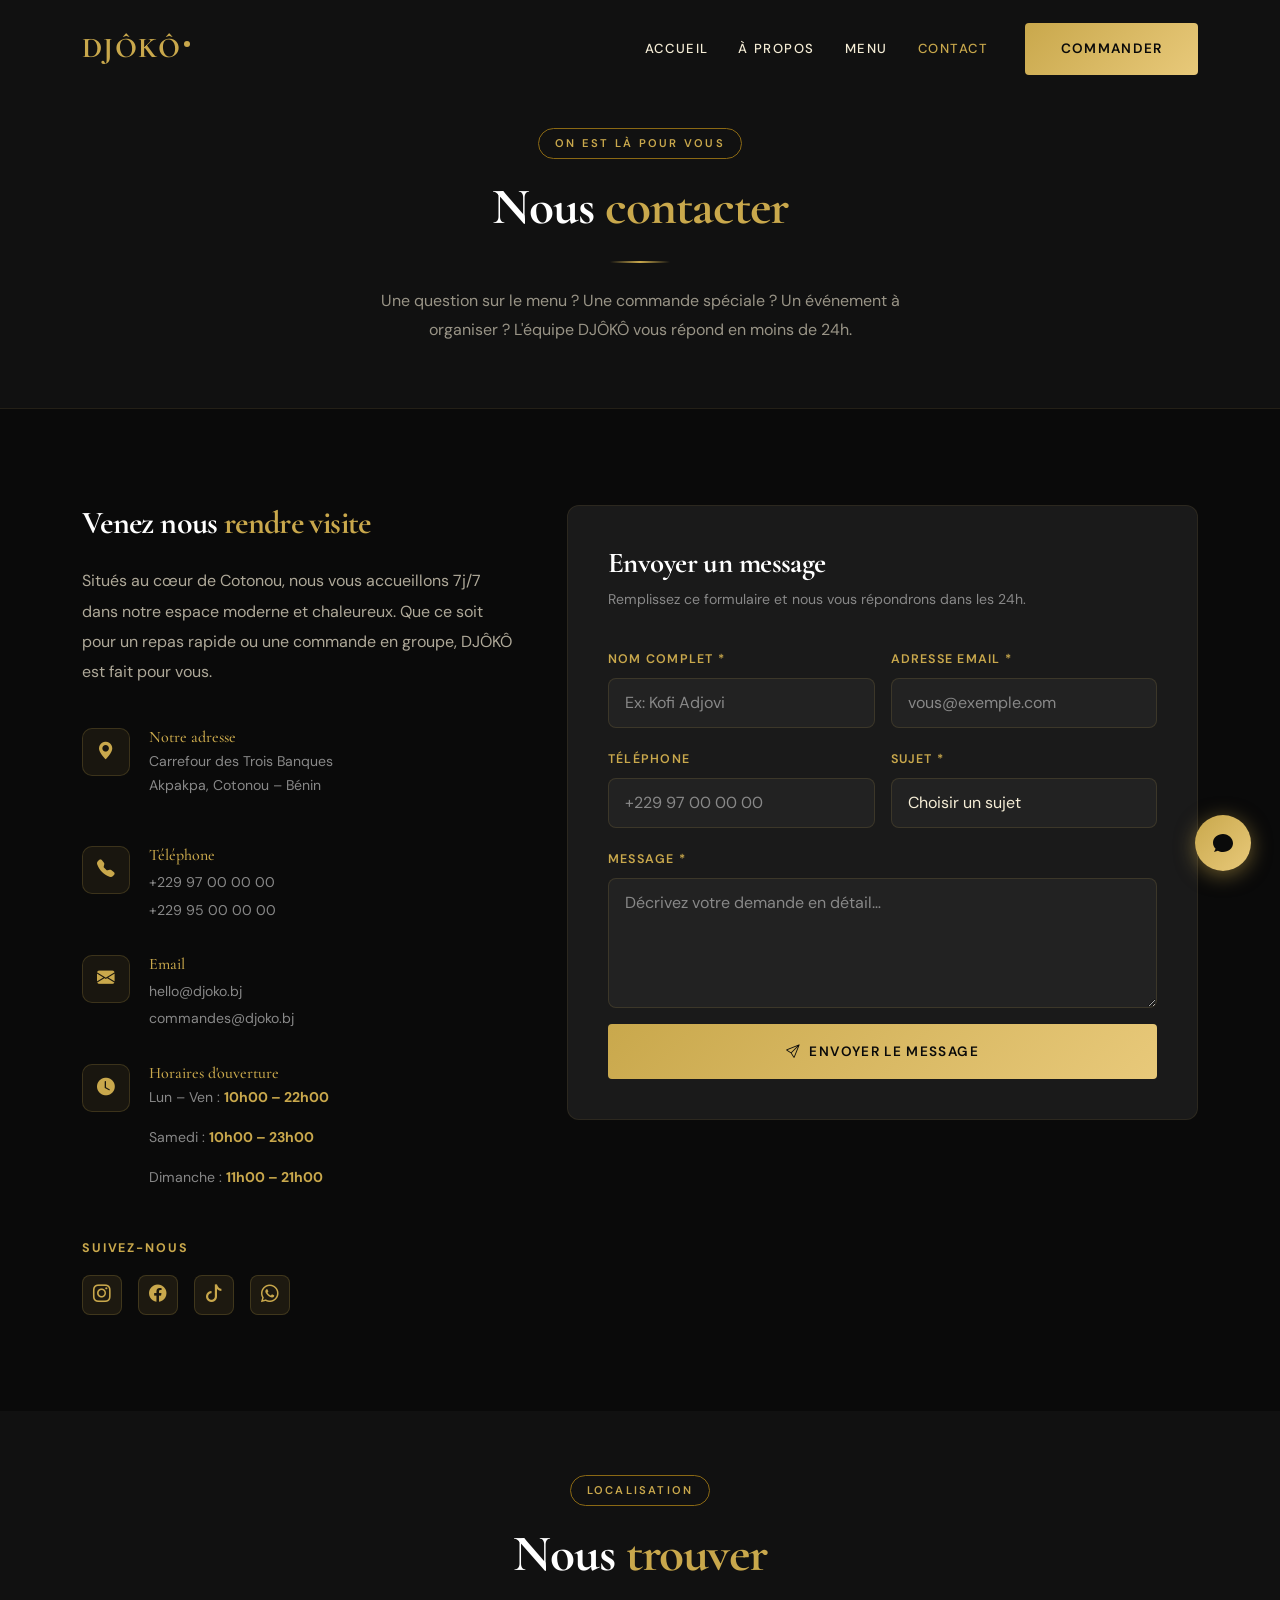
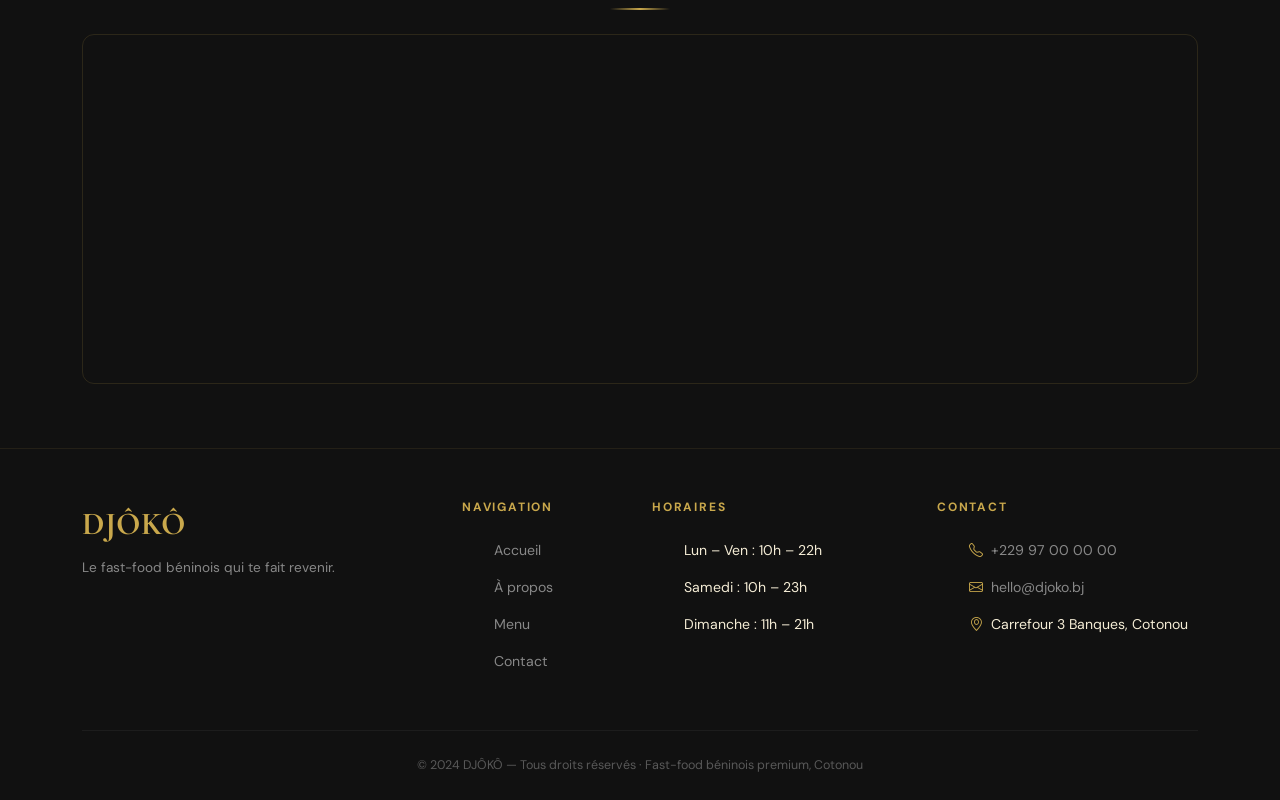
<file: contact.html>
<!DOCTYPE html>
<html lang="fr">
<head>
  <meta charset="UTF-8" />
  <meta name="viewport" content="width=device-width, initial-scale=1.0">
  <meta name="description" content="Contactez DJÔKÔ — Formulaire, adresse, téléphone et email. Fast-food béninois à Cotonou.">
  <title>Contact — DJÔKÔ</title>
  <link href="https://cdn.jsdelivr.net/npm/bootstrap@5.3.3/dist/css/bootstrap.min.css" rel="stylesheet">
  <link href="https://cdn.jsdelivr.net/npm/bootstrap-icons@1.11.3/font/bootstrap-icons.css" rel="stylesheet">
  <link rel="stylesheet" href="css/style.css">
</head>
<body>

  <!-- NAVBAR -->
  <nav id="navbar" class="navbar navbar-expand-lg scrolled">
    <div class="container">
      <a class="navbar-brand nav-brand" href="index.html">DJÔKÔ<span></span></a>
      <button class="navbar-toggler" type="button" data-bs-toggle="collapse" data-bs-target="#navMenu">
        <span class="navbar-toggler-icon"></span>
      </button>
      <div class="collapse navbar-collapse" id="navMenu">
        <ul class="navbar-nav ms-auto gap-1">
          <li class="nav-item"><a class="nav-link" href="index.html">Accueil</a></li>
          <li class="nav-item"><a class="nav-link" href="apropos.html">À propos</a></li>
          <li class="nav-item"><a class="nav-link" href="menu.html">Menu</a></li>
          <li class="nav-item"><a class="nav-link active" href="contact.html" style="color:var(--or)!important">Contact</a></li>
        </ul>
        <a href="menu.html" class="btn-or ms-lg-4 ms-2 mt-2 mt-lg-0">Commander</a>
      </div>
    </div>
  </nav>

  <!-- PAGE HEADER -->
  <div style="background:var(--noir-2); padding: 8rem 0 4rem; border-bottom: 1px solid rgba(201,168,76,0.1);">
    <div class="container text-center">
      <span class="section-badge">On est là pour vous</span>
      <h1 class="section-title">Nous <span class="accent">contacter</span></h1>
      <div class="divider-or"></div>
      <p class="section-intro">
        Une question sur le menu ? Une commande spéciale ? Un événement à organiser ?
        L'équipe DJÔKÔ vous répond en moins de 24h.
      </p>
    </div>
  </div>

  <!-- CONTACT PRINCIPAL -->
  <section id="contact">
    <div class="container">
      <div class="row g-5">

        <!-- Infos de contact -->
        <div class="col-lg-5 reveal">

          <h2 class="section-title mb-4" style="font-size:2rem;">
            Venez nous <span class="accent">rendre visite</span>
          </h2>

          <p style="color:rgba(245,237,214,.7); line-height:1.9; margin-bottom:2.5rem;">
            Situés au cœur de Cotonou, nous vous accueillons 7j/7 dans notre espace
            moderne et chaleureux. Que ce soit pour un repas rapide ou une commande en groupe,
            DJÔKÔ est fait pour vous.
          </p>

          <!-- Adresse -->
          <div class="contact-info-item">
            <div class="contact-icon">
              <i class="bi bi-geo-alt-fill"></i>
            </div>
            <div class="contact-info-text">
              <h6>Notre adresse</h6>
              <p>Carrefour des Trois Banques<br />Akpakpa, Cotonou – Bénin</p>
            </div>
          </div>

          <!-- Téléphone -->
          <div class="contact-info-item">
            <div class="contact-icon">
              <i class="bi bi-telephone-fill"></i>
            </div>
            <div class="contact-info-text">
              <h6>Téléphone</h6>
              <a href="tel:+22997000000">+229 97 00 00 00</a><br/>
              <a href="tel:+22995000000">+229 95 00 00 00</a>
            </div>
          </div>

          <!-- Email -->
          <div class="contact-info-item">
            <div class="contact-icon">
              <i class="bi bi-envelope-fill"></i>
            </div>
            <div class="contact-info-text">
              <h6>Email</h6>
              <a href="mailto:hello@djoko.bj">hello@djoko.bj</a><br/>
              <a href="mailto:commandes@djoko.bj">commandes@djoko.bj</a>
            </div>
          </div>

          <!-- Horaires -->
          <div class="contact-info-item">
            <div class="contact-icon">
              <i class="bi bi-clock-fill"></i>
            </div>
            <div class="contact-info-text">
              <h6>Horaires d'ouverture</h6>
              <p>Lun – Ven : <strong style="color:var(--or)">10h00 – 22h00</strong></p>
              <p>Samedi : <strong style="color:var(--or)">10h00 – 23h00</strong></p>
              <p>Dimanche : <strong style="color:var(--or)">11h00 – 21h00</strong></p>
            </div>
          </div>

          <!-- Réseaux sociaux -->
          <div class="mt-4">
            <p style="font-size:.78rem; font-weight:700; letter-spacing:.15em; text-transform:uppercase; color:var(--or); margin-bottom:1rem;">
              Suivez-nous
            </p>
            <div class="d-flex gap-3">
              <a href="#" style="width:40px; height:40px; background:rgba(201,168,76,.1); border:1px solid rgba(201,168,76,.2); border-radius:8px; display:flex; align-items:center; justify-content:center; color:var(--or); font-size:1.1rem; transition:var(--transition);"
                 onmouseover="this.style.background='rgba(201,168,76,.2)'" onmouseout="this.style.background='rgba(201,168,76,.1)'">
                <i class="bi bi-instagram"></i>
              </a>
              <a href="#" style="width:40px; height:40px; background:rgba(201,168,76,.1); border:1px solid rgba(201,168,76,.2); border-radius:8px; display:flex; align-items:center; justify-content:center; color:var(--or); font-size:1.1rem; transition:var(--transition);"
                 onmouseover="this.style.background='rgba(201,168,76,.2)'" onmouseout="this.style.background='rgba(201,168,76,.1)'">
                <i class="bi bi-facebook"></i>
              </a>
              <a href="#" style="width:40px; height:40px; background:rgba(201,168,76,.1); border:1px solid rgba(201,168,76,.2); border-radius:8px; display:flex; align-items:center; justify-content:center; color:var(--or); font-size:1.1rem; transition:var(--transition);"
                 onmouseover="this.style.background='rgba(201,168,76,.2)'" onmouseout="this.style.background='rgba(201,168,76,.1)'">
                <i class="bi bi-tiktok"></i>
              </a>
              <a href="#" style="width:40px; height:40px; background:rgba(201,168,76,.1); border:1px solid rgba(201,168,76,.2); border-radius:8px; display:flex; align-items:center; justify-content:center; color:var(--or); font-size:1.1rem; transition:var(--transition);"
                 onmouseover="this.style.background='rgba(201,168,76,.2)'" onmouseout="this.style.background='rgba(201,168,76,.1)'">
                <i class="bi bi-whatsapp"></i>
              </a>
            </div>
          </div>
        </div>

        <!-- Formulaire -->
        <div class="col-lg-7 reveal" data-delay="150">
          <div class="form-box">

            <h3 style="font-family:'Cormorant Garamond',serif; font-size:1.8rem; color:var(--blanc); margin-bottom:.5rem;">
              Envoyer un message
            </h3>
            <p style="font-size:.88rem; color:var(--gris); margin-bottom:2rem;">
              Remplissez ce formulaire et nous vous répondrons dans les 24h.
            </p>

            <!-- Le formulaire — validation JS dans script.js -->
            <form id="contactForm" novalidate>

              <div class="row g-3">

                <!-- Nom -->
                <div class="col-sm-6">
                  <label for="nom" class="form-label">Nom complet <span style="color:var(--or)">*</span></label>
                  <input type="text" class="form-control" id="nom" name="nom"
                         placeholder="Ex: Kofi Adjovi" required />
                  <div class="invalid-feedback"></div>
                </div>

                <!-- Email -->
                <div class="col-sm-6">
                  <label for="email" class="form-label">Adresse email <span style="color:var(--or)">*</span></label>
                  <input type="email" class="form-control" id="email" name="email"
                         placeholder="vous@exemple.com" required />
                  <div class="invalid-feedback"></div>
                </div>

                <!-- Téléphone -->
                <div class="col-sm-6">
                  <label for="telephone" class="form-label">Téléphone</label>
                  <input type="tel" class="form-control" id="telephone" name="telephone"
                         placeholder="+229 97 00 00 00" />
                  <div class="invalid-feedback"></div>
                </div>

                <!-- Sujet -->
                <div class="col-sm-6">
                  <label for="sujet" class="form-label">Sujet <span style="color:var(--or)">*</span></label>
                  <select class="form-select" id="sujet" name="sujet" required>
                    <option value="" disabled selected>Choisir un sujet</option>
                    <option value="commande">Commande spéciale</option>
                    <option value="evenement">Événement / Traiteur</option>
                    <option value="partenariat">Partenariat</option>
                    <option value="reclamation">Réclamation</option>
                    <option value="autre">Autre</option>
                  </select>
                  <div class="invalid-feedback"></div>
                </div>

                <!-- Message -->
                <div class="col-12">
                  <label for="message" class="form-label">Message <span style="color:var(--or)">*</span></label>
                  <textarea class="form-control" id="message" name="message"
                            placeholder="Décrivez votre demande en détail…" required></textarea>
                  <div class="invalid-feedback"></div>
                </div>

                <!-- Bouton -->
                <div class="col-12">
                  <button type="submit" class="btn-or w-100" style="padding:1rem;">
                    <i class="bi bi-send me-2"></i>Envoyer le message
                  </button>
                </div>

              </div><!-- /row -->

              <!-- Feedback JS -->
              <div id="formFeedback" class="form-feedback"></div>

            </form>
          </div>
        </div>

      </div>
    </div>
  </section>

  <!-- CARTE / MAP EMBED (placeholder) -->
  <section style="background:var(--noir-2); padding:4rem 0;">
    <div class="container">
      <div class="text-center mb-4">
        <span class="section-badge">Localisation</span>
        <h2 class="section-title">Nous <span class="accent">trouver</span></h2>
        <div class="divider-or"></div>
      </div>
      <!-- Iframe Google Maps — remplacer src par les coordonnées réelles pour la prod -->
      <div style="border-radius:var(--radius); overflow:hidden; border:1px solid rgba(201,168,76,.15); height:350px;">
        <iframe
          src="https://www.google.com/maps/embed?pb=!1m18!1m12!1m3!1d3966.6!2d2.4157!3d6.3703!2m3!1f0!2f0!3f0!3m2!1i1024!2i768!4f13.1!3m3!1m2!1s0x0%3A0x0!2zNsKwMjInMTMuMSJOIDLCsDI0JzU2LjUiRQ!5e0!3m2!1sfr!2sbj!4v1700000000000!5m2!1sfr!2sbj"
          width="100%" height="100%" style="border:0; filter:invert(90%) hue-rotate(180deg);"
          allowfullscreen loading="lazy" referrerpolicy="no-referrer-when-downgrade"
          title="Localisation DJÔKÔ Cotonou">
        </iframe>
      </div>
    </div>
  </section>

  <!-- FOOTER -->
  <footer>
    <div class="container">
      <div class="row g-4 mb-4">
        <div class="col-lg-4">
          <div class="footer-brand">DJÔKÔ</div>
          <p class="footer-tagline">Le fast-food béninois qui te fait revenir.</p>
        </div>
        <div class="col-lg-2 col-6">
          <div class="footer-title">Navigation</div>
          <ul class="footer-links">
            <li><a href="index.html">Accueil</a></li>
            <li><a href="apropos.html">À propos</a></li>
            <li><a href="menu.html">Menu</a></li>
            <li><a href="contact.html">Contact</a></li>
          </ul>
        </div>
        <div class="col-lg-3 col-6">
          <div class="footer-title">Horaires</div>
          <ul class="footer-links">
            <li><a>Lun – Ven : 10h – 22h</a></li>
            <li><a>Samedi : 10h – 23h</a></li>
            <li><a>Dimanche : 11h – 21h</a></li>
          </ul>
        </div>
        <div class="col-lg-3">
          <div class="footer-title">Contact</div>
          <ul class="footer-links">
            <li><a href="tel:+22997000000"><i class="bi bi-telephone me-2" style="color:var(--or)"></i>+229 97 00 00 00</a></li>
            <li><a href="mailto:hello@djoko.bj"><i class="bi bi-envelope me-2" style="color:var(--or)"></i>hello@djoko.bj</a></li>
            <li><a><i class="bi bi-geo-alt me-2" style="color:var(--or)"></i>Carrefour 3 Banques, Cotonou</a></li>
          </ul>
        </div>
      </div>
      <div class="footer-bottom">© 2024 DJÔKÔ — Tous droits réservés · Fast-food béninois premium, Cotonou</div>
    </div>
  </footer>

  <!-- CHATBOT -->
  <div class="chatbot-bubble" id="chatbotBubble" title="Parler à Djômi">
    <svg xmlns="http://www.w3.org/2000/svg" viewBox="0 0 24 24" fill="currentColor">
      <path d="M12 3C6.486 3 2 6.925 2 11.75c0 2.353.987 4.491 2.609 6.046L3 21l3.87-1.244C8.261 20.55 10.076 21 12 21c5.514 0 10-3.925 10-8.75S17.514 3 12 3z"/>
    </svg>
  </div>
  <div class="chatbot-panel" id="chatbotPanel">
    <div class="chatbot-header">
      <div class="chatbot-avatar">D</div>
      <div>
        <div class="chatbot-name">Djômi · Assistant DJÔKÔ</div>
        <div class="chatbot-status">● En ligne</div>
      </div>
      <button class="chatbot-close" id="chatbotClose">✕</button>
    </div>
    <div class="chatbot-messages" id="chatbotMessages"></div>
    <div class="chatbot-input-area">
      <input type="text" class="chatbot-input" id="chatbotInput" placeholder="Posez votre question…" autocomplete="off" />
      <button class="chatbot-send" id="chatbotSend">
        <svg xmlns="http://www.w3.org/2000/svg" viewBox="0 0 24 24" fill="currentColor"><path d="M2.01 21L23 12 2.01 3 2 10l15 2-15 2z"/></svg>
      </button>
    </div>
  </div>

  <script src="https://cdn.jsdelivr.net/npm/bootstrap@5.3.3/dist/js/bootstrap.bundle.min.js"></script>
  <script src="js/script.js"></script>
</body>
</html>
</file>
<file: css/style.css>
/* ============================================================
   DJÔKÔ — Fast-food béninois premium | style.css
   Palette : Noir profond #0a0a0a / Or #C9A84C / Crème #F5EDD6
   Typographie : Cormorant Garamond (titres) + DM Sans (corps)
   ============================================================ */

@import url('https://fonts.googleapis.com/css2?family=Cormorant+Garamond:ital,wght@0,400;0,600;0,700;1,400;1,600&family=DM+Sans:wght@300;400;500;600&display=swap');

/* ── Variables ──────────────────────────────────────────── */
:root {
  --noir:       #0a0a0a;
  --noir-2:     #111111;
  --noir-3:     #1a1a1a;
  --or:         #C9A84C;
  --or-clair:   #E8C97A;
  --or-sombre:  #8B6914;
  --creme:      #F5EDD6;
  --creme-2:    #EDE0C4;
  --blanc:      #ffffff;
  --gris:       #888888;
  --transition: 0.35s cubic-bezier(0.4, 0, 0.2, 1);
  --ombre:      0 8px 40px rgba(201, 168, 76, 0.15);
  --ombre-sm:   0 2px 12px rgba(0,0,0,0.4);
  --radius:     12px;
}

/* ── Reset & Base ───────────────────────────────────────── */
*, *::before, *::after { box-sizing: border-box; margin: 0; padding: 0; }

html { scroll-behavior: smooth; font-size: 16px; }

body {
  background-color: var(--noir);
  color: var(--creme);
  font-family: 'DM Sans', sans-serif;
  font-weight: 400;
  line-height: 1.7;
  overflow-x: hidden;
}

/* ── Sélection texte ────────────────────────────────────── */
::selection { background: var(--or); color: var(--noir); }

/* ── Scrollbar ──────────────────────────────────────────── */
::-webkit-scrollbar { width: 6px; }
::-webkit-scrollbar-track { background: var(--noir-2); }
::-webkit-scrollbar-thumb { background: var(--or-sombre); border-radius: 3px; }
::-webkit-scrollbar-thumb:hover { background: var(--or); }

/* ── Titres ─────────────────────────────────────────────── */
h1, h2, h3, h4 {
  font-family: 'Cormorant Garamond', serif;
  font-weight: 700;
  line-height: 1.15;
  letter-spacing: -0.02em;
}

/* ── Liens ──────────────────────────────────────────────── */
a { color: inherit; text-decoration: none; }

/* ── Images ─────────────────────────────────────────────── */
img { max-width: 100%; display: block; }

/* ── Séparateur or ──────────────────────────────────────── */
.divider-or {
  width: 60px; height: 2px;
  background: linear-gradient(90deg, transparent, var(--or), transparent);
  margin: 1.5rem auto;
}

/* ── Badge section ──────────────────────────────────────── */
.section-badge {
  display: inline-block;
  font-size: 0.7rem;
  font-weight: 600;
  letter-spacing: 0.2em;
  text-transform: uppercase;
  color: var(--or);
  border: 1px solid var(--or-sombre);
  padding: 0.3rem 1rem;
  border-radius: 50px;
  margin-bottom: 1.2rem;
}

/* ── Boutons ────────────────────────────────────────────── */
.btn-or {
  display: inline-block;
  background: linear-gradient(135deg, var(--or), var(--or-clair));
  color: var(--noir);
  font-family: 'DM Sans', sans-serif;
  font-weight: 600;
  font-size: 0.85rem;
  letter-spacing: 0.1em;
  text-transform: uppercase;
  padding: 0.9rem 2.2rem;
  border: none;
  border-radius: 4px;
  cursor: pointer;
  transition: var(--transition);
  position: relative;
  overflow: hidden;
}

.btn-or::before {
  content: '';
  position: absolute; inset: 0;
  background: rgba(255,255,255,0.15);
  transform: translateX(-100%);
  transition: transform 0.4s ease;
}

.btn-or:hover::before { transform: translateX(0); }
.btn-or:hover { box-shadow: 0 0 30px rgba(201,168,76,0.5); transform: translateY(-2px); }

.btn-outline {
  display: inline-block;
  background: transparent;
  color: var(--or);
  font-family: 'DM Sans', sans-serif;
  font-weight: 600;
  font-size: 0.85rem;
  letter-spacing: 0.1em;
  text-transform: uppercase;
  padding: 0.85rem 2.2rem;
  border: 1px solid var(--or);
  border-radius: 4px;
  cursor: pointer;
  transition: var(--transition);
}

.btn-outline:hover {
  background: var(--or);
  color: var(--noir);
  box-shadow: 0 0 20px rgba(201,168,76,0.3);
}

/* ══════════════════════════════════════════════════════════
   NAVBAR
   ══════════════════════════════════════════════════════════ */
#navbar {
  position: fixed;
  top: 0; left: 0; right: 0;
  z-index: 1000;
  padding: 1.2rem 0;
  transition: background 0.4s ease, padding 0.4s ease, box-shadow 0.4s ease;
}

#navbar.scrolled {
  background: rgba(10, 10, 10, 0.95);
  backdrop-filter: blur(20px);
  padding: 0.8rem 0;
  box-shadow: 0 1px 30px rgba(201,168,76,0.1);
  border-bottom: 1px solid rgba(201,168,76,0.1);
}

.nav-brand {
  font-family: 'Cormorant Garamond', serif;
  font-size: 1.8rem;
  font-weight: 700;
  color: var(--or);
  letter-spacing: 0.05em;
}

.nav-brand span {
  display: inline-block;
  width: 6px; height: 6px;
  background: var(--or);
  border-radius: 50%;
  margin-left: 3px;
  vertical-align: super;
}

.navbar-nav .nav-link {
  color: var(--creme) !important;
  font-size: 0.82rem;
  font-weight: 500;
  letter-spacing: 0.12em;
  text-transform: uppercase;
  padding: 0.4rem 0.8rem !important;
  position: relative;
  transition: color var(--transition);
}

.navbar-nav .nav-link::after {
  content: '';
  position: absolute;
  bottom: 0; left: 50%; right: 50%;
  height: 1px;
  background: var(--or);
  transition: left 0.3s ease, right 0.3s ease;
}

.navbar-nav .nav-link:hover { color: var(--or) !important; }
.navbar-nav .nav-link:hover::after { left: 0.8rem; right: 0.8rem; }

.navbar-toggler {
  border-color: var(--or) !important;
}
.navbar-toggler-icon {
  background-image: url("data:image/svg+xml,%3csvg xmlns='http://www.w3.org/2000/svg' viewBox='0 0 30 30'%3e%3cpath stroke='%23C9A84C' stroke-linecap='round' stroke-miterlimit='10' stroke-width='2' d='M4 7h22M4 15h22M4 23h22'/%3e%3c/svg%3e") !important;
}

/* ══════════════════════════════════════════════════════════
   HERO
   ══════════════════════════════════════════════════════════ */
#hero {
  position: relative;
  min-height: 100vh;
  display: flex;
  align-items: center;
  overflow: hidden;
  background: url('../assets/hero-bg.jpg') center center / cover no-repeat;
}
.hero-bg {
  position: absolute;
  inset: 0;
  background: linear-gradient(
    135deg,
    rgba(5, 3, 1, 0.82) 0%,
    rgba(10, 7, 2, 0.70) 50%,
    rgba(201, 168, 76, 0.12) 100%
  );
  z-index: 0;
}

.hero-grid {
  position: absolute; inset: 0;
  background-image:
    linear-gradient(rgba(201,168,76,0.04) 1px, transparent 1px),
    linear-gradient(90deg, rgba(201,168,76,0.04) 1px, transparent 1px);
  background-size: 60px 60px;
  mask-image: radial-gradient(ellipse 80% 80% at 50% 50%, black 30%, transparent 100%);
}

.hero-eyebrow {
  font-size: 0.7rem;
  font-weight: 600;
  letter-spacing: 0.3em;
  text-transform: uppercase;
  color: var(--blanc);
  margin-bottom: 1.5rem;
  display: flex;
  align-items: center;
  gap: 1rem;
}

.hero-eyebrow::before {
  content: '';
  display: inline-block;
  width: 40px; height: 1px;
  background: var(--blanc);
}

.hero-title {
  font-size: clamp(3.5rem, 8vw, 7rem);
  color: var(--blanc);
  margin-bottom: 0.2rem;
}

.hero-title .accent { color: var(--or); }

.hero-subtitle {
  font-family: 'Cormorant Garamond', serif;
  font-size: clamp(1.2rem, 2.5vw, 1.8rem);
  font-style: italic;
  color: var(--gris);
  margin-bottom: 2rem;
}

.hero-desc {
  font-size: 1rem;
  color: rgba(245,237,214,0.7);
  max-width: 480px;
  margin-bottom: 2.5rem;
  line-height: 1.8;
}

.hero-actions { display: flex; gap: 1rem; flex-wrap: wrap; }

.hero-img-wrapper {
  position: relative;
}

.hero-img-wrapper::before {
  content: '';
  position: absolute;
  inset: -20px;
  background: radial-gradient(ellipse 80% 80% at 50% 50%, rgba(201,168,76,0.15), transparent);
  border-radius: 50%;
}

.hero-img-wrapper img {
  border-radius: var(--radius);
  width: 100%;
  max-height: 1000px;
  object-fit: cover;
  position: relative;
  z-index: 1;
  border: 1px solid rgba(201,168,76,0.2);
}

.hero-badge {
  position: absolute;
  bottom: -20px; left: -20px;
  background: var(--or);
  color: var(--noir);
  padding: 1rem 1.5rem;
  border-radius: var(--radius);
  font-family: 'Cormorant Garamond', serif;
  font-size: 0.9rem;
  font-weight: 700;
  z-index: 2;
  box-shadow: var(--ombre);
}

.hero-badge strong { display: block; font-size: 1.6rem; }

/* Scroll hint */
.scroll-hint {
  position: absolute;
  bottom: 2rem; left: 50%;
  transform: translateX(-50%);
  display: flex;
  flex-direction: column;
  align-items: center;
  gap: 0.5rem;
  color: var(--gris);
  font-size: 0.7rem;
  letter-spacing: 0.15em;
  text-transform: uppercase;
  animation: scrollBounce 2s ease-in-out infinite;
}

.scroll-hint svg { color: var(--or); }

@keyframes scrollBounce {
  0%, 100% { transform: translateX(-50%) translateY(0); }
  50% { transform: translateX(-50%) translateY(8px); }
}

/* ══════════════════════════════════════════════════════════
   CARROUSEL
   ══════════════════════════════════════════════════════════ */
#carrousel { background: var(--noir-2); padding: 0; }

.carousel-inner { max-height: 500px; }

.carousel-item img {
  width: 100%;
  height: 500px;
  object-fit: cover;
  filter: brightness(0.75);
}

.carousel-caption {
  background: rgba(10,10,10,0.6);
  backdrop-filter: blur(10px);
  border: 1px solid rgba(201,168,76,0.2);
  border-radius: var(--radius);
  padding: 1.5rem;
  bottom: 2rem;
  left: 10%; right: 10%;
}

.carousel-caption h5 {
  font-family: 'Cormorant Garamond', serif;
  font-size: 1.6rem;
  color: var(--or);
  margin-bottom: 0.3rem;
}

.carousel-indicators [data-bs-target] {
  background-color: var(--or) !important;
}

.carousel-control-prev-icon,
.carousel-control-next-icon {
  filter: invert(75%) sepia(50%) saturate(500%) hue-rotate(5deg);
}

/* ══════════════════════════════════════════════════════════
   SECTIONS COMMUNES
   ══════════════════════════════════════════════════════════ */
section { padding: 6rem 0; }

.section-title {
  font-size: clamp(2.2rem, 4vw, 3.5rem);
  color: var(--blanc);
  margin-bottom: 0.8rem;
}

.section-title .accent { color: var(--or); }

.section-intro {
  font-size: 1rem;
  color: rgba(245,237,214,0.6);
  max-width: 560px;
  margin: 0 auto;
  line-height: 1.8;
}

/* ══════════════════════════════════════════════════════════
   À PROPOS
   ══════════════════════════════════════════════════════════ */
#apropos { background: var(--noir); }

.apropos-img {
  border-radius: var(--radius);
  width: 100%;
  height: 460px;
  object-fit: cover;
  border: 1px solid rgba(201,168,76,0.15);
  position: relative;
}

.apropos-img-wrapper {
  position: relative;
}

.apropos-img-wrapper::after {
  content: '';
  position: absolute;
  bottom: -15px; right: -15px;
  width: 100%; height: 100%;
  border: 2px solid rgba(201,168,76,0.2);
  border-radius: var(--radius);
  z-index: 0;
}

.apropos-img-wrapper img { position: relative; z-index: 1; }

.valeur-item {
  display: flex;
  gap: 1rem;
  margin-bottom: 1.5rem;
}

.valeur-icon {
  width: 44px; height: 44px;
  background: rgba(201,168,76,0.1);
  border: 1px solid rgba(201,168,76,0.3);
  border-radius: 8px;
  display: flex;
  align-items: center;
  justify-content: center;
  flex-shrink: 0;
  color: var(--or);
  font-size: 1.1rem;
}

.valeur-text h5 {
  font-family: 'Cormorant Garamond', serif;
  font-size: 1.15rem;
  color: var(--blanc);
  margin-bottom: 0.2rem;
}

.valeur-text p {
  font-size: 0.88rem;
  color: var(--gris);
}

/* Stats */
.stat-box {
  text-align: center;
  padding: 1.5rem;
  background: rgba(201,168,76,0.04);
  border: 1px solid rgba(201,168,76,0.1);
  border-radius: var(--radius);
}

.stat-number {
  font-family: 'Cormorant Garamond', serif;
  font-size: 2.8rem;
  font-weight: 700;
  color: var(--or);
  line-height: 1;
}

.stat-label {
  font-size: 0.8rem;
  color: var(--gris);
  text-transform: uppercase;
  letter-spacing: 0.1em;
  margin-top: 0.3rem;
}

/* Équipe */
.team-card {
  background: var(--noir-3);
  border: 1px solid rgba(201,168,76,0.1);
  border-radius: var(--radius);
  overflow: hidden;
  transition: transform var(--transition), box-shadow var(--transition), border-color var(--transition);
}

.team-card:hover {
  transform: translateY(-6px);
  box-shadow: var(--ombre);
  border-color: rgba(201,168,76,0.3);
}

.team-card img {
  width: 100%;
  height: 240px;
  object-fit: cover;
  filter: grayscale(20%);
  transition: filter var(--transition);
}

.team-card:hover img { filter: grayscale(0%); }

.team-card-body {
  padding: 1.2rem;
}

.team-card-body h5 {
  font-family: 'Cormorant Garamond', serif;
  font-size: 1.15rem;
  color: var(--blanc);
}

.team-card-body span {
  font-size: 0.78rem;
  color: var(--or);
  text-transform: uppercase;
  letter-spacing: 0.1em;
}

/* ══════════════════════════════════════════════════════════
   MENU / SERVICES
   ══════════════════════════════════════════════════════════ */
#menu { background: var(--noir-2); }

/* Filtre catégories */
.menu-filters {
  display: flex;
  gap: 0.6rem;
  flex-wrap: wrap;
  justify-content: center;
  margin-bottom: 3rem;
}

.filter-btn {
  background: transparent;
  color: var(--gris);
  border: 1px solid rgba(255,255,255,0.1);
  padding: 0.5rem 1.4rem;
  border-radius: 50px;
  font-size: 0.8rem;
  font-weight: 500;
  letter-spacing: 0.08em;
  cursor: pointer;
  transition: var(--transition);
  font-family: 'DM Sans', sans-serif;
}

.filter-btn:hover,
.filter-btn.active {
  background: var(--or);
  color: var(--noir);
  border-color: var(--or);
}

/* Cards menu */
.menu-card {
  background: var(--noir-3);
  border: 1px solid rgba(139, 115, 48, 0.1);
  border-radius: var(--radius);
  overflow: hidden;
  height: 100%;
  transition: transform var(--transition), box-shadow var(--transition), border-color var(--transition);
}

.menu-card:hover {
  transform: translateY(-8px);
  box-shadow: var(--ombre);
  border-color: rgba(201,168,76,0.35);
}

.menu-card-img {
  position: relative;
  overflow: hidden;
  height: 200px;
}

.menu-card-img img {
  width: 100%; height: 100%;
  object-fit: cover;
  transition: transform 0.5s ease;
}

.menu-card:hover .menu-card-img img { transform: scale(1.08); }

.menu-tag {
  position: absolute;
  top: 0.8rem; left: 0.8rem;
  background: var(--or);
  color: var(--noir);
  font-size: 0.68rem;
  font-weight: 700;
  letter-spacing: 0.1em;
  text-transform: uppercase;
  padding: 0.25rem 0.7rem;
  border-radius: 50px;
}

.menu-card-body { padding: 1.3rem; }

.menu-card-title {
  font-family: 'Cormorant Garamond', serif;
  font-size: 1.25rem;
  color: var(--blanc);
  margin-bottom: 0.4rem;
}

.menu-card-desc {
  font-size: 0.85rem;
  color: var(--gris);
  margin-bottom: 1rem;
  line-height: 1.6;
}

.menu-card-footer {
  display: flex;
  align-items: center;
  justify-content: space-between;
}

.menu-price {
  font-family: 'Cormorant Garamond', serif;
  font-size: 1.4rem;
  font-weight: 700;
  color: var(--or);
}

.menu-price small { font-size: 0.7rem; color: var(--gris); }

/* ══════════════════════════════════════════════════════════
   CONTACT
   ══════════════════════════════════════════════════════════ */
#contact { background: var(--noir); }

.contact-info-item {
  display: flex;
  gap: 1.2rem;
  margin-bottom: 2rem;
  align-items: flex-start;
}

.contact-icon {
  width: 48px; height: 48px;
  background: rgba(201,168,76,0.08);
  border: 1px solid rgba(201,168,76,0.2);
  border-radius: 10px;
  display: flex; align-items: center; justify-content: center;
  color: var(--or);
  font-size: 1.1rem;
  flex-shrink: 0;
  transition: background var(--transition);
}

.contact-info-item:hover .contact-icon {
  background: rgba(201,168,76,0.15);
}

.contact-info-text h6 {
  font-family: 'Cormorant Garamond', serif;
  font-size: 1rem;
  color: var(--or);
  margin-bottom: 0.2rem;
}

.contact-info-text p, .contact-info-text a {
  font-size: 0.88rem;
  color: var(--gris);
  transition: color var(--transition);
}

.contact-info-text a:hover { color: var(--or); }

/* Formulaire */
.form-box {
  background: var(--noir-3);
  border: 1px solid rgba(201,168,76,0.1);
  border-radius: var(--radius);
  padding: 2.5rem;
}

.form-label {
  font-size: 0.78rem;
  font-weight: 600;
  letter-spacing: 0.1em;
  text-transform: uppercase;
  color: var(--or);
  margin-bottom: 0.5rem;
}

.form-control, .form-select {
  background: rgba(255,255,255,0.04) !important;
  border: 1px solid rgba(201,168,76,0.15) !important;
  border-radius: 8px !important;
  color: var(--creme) !important;
  font-family: 'DM Sans', sans-serif;
  padding: 0.75rem 1rem !important;
  transition: border-color var(--transition), box-shadow var(--transition);
}

.form-control:focus, .form-select:focus {
  border-color: var(--or) !important;
  box-shadow: 0 0 0 3px rgba(201,168,76,0.1) !important;
  outline: none;
}

.form-control::placeholder { color: var(--gris) !important; }

textarea.form-control { resize: vertical; min-height: 130px; }

.form-feedback {
  display: none;
  padding: 1rem;
  border-radius: 8px;
  font-size: 0.88rem;
  margin-top: 1rem;
  text-align: center;
}

.form-feedback.success {
  display: block;
  background: rgba(201,168,76,0.1);
  border: 1px solid rgba(201,168,76,0.3);
  color: var(--or);
}

.form-feedback.error {
  display: block;
  background: rgba(200,50,50,0.1);
  border: 1px solid rgba(200,50,50,0.3);
  color: #e88;
}

/* ══════════════════════════════════════════════════════════
   FOOTER
   ══════════════════════════════════════════════════════════ */
footer {
  background: var(--noir-2);
  border-top: 1px solid rgba(201,168,76,0.1);
  padding: 3rem 0 1.5rem;
}

.footer-brand {
  font-family: 'Cormorant Garamond', serif;
  font-size: 2rem;
  font-weight: 700;
  color: var(--or);
}

.footer-tagline {
  font-size: 0.85rem;
  color: var(--gris);
  margin-top: 0.3rem;
}

.footer-title {
  font-size: 0.75rem;
  font-weight: 700;
  letter-spacing: 0.15em;
  text-transform: uppercase;
  color: var(--or);
  margin-bottom: 1.2rem;
}

.footer-links { list-style: none; }
.footer-links li { margin-bottom: 0.6rem; }
.footer-links a {
  font-size: 0.88rem;
  color: var(--gris);
  transition: color var(--transition);
}
.footer-links a:hover { color: var(--or); padding-left: 4px; }

.footer-bottom {
  border-top: 1px solid rgba(255,255,255,0.05);
  padding-top: 1.5rem;
  margin-top: 2.5rem;
  font-size: 0.78rem;
  color: rgba(136,136,136,0.6);
  text-align: center;
}

/* ══════════════════════════════════════════════════════════
   CHATBOT
   ══════════════════════════════════════════════════════════ */
.chatbot-bubble {
  position: fixed;
  bottom: 1.8rem; right: 1.8rem;
  width: 56px; height: 56px;
  background: linear-gradient(135deg, var(--or), var(--or-clair));
  border-radius: 50%;
  display: flex; align-items: center; justify-content: center;
  cursor: pointer;
  box-shadow: 0 4px 20px rgba(201,168,76,0.5);
  z-index: 900;
  transition: transform 0.3s ease, box-shadow 0.3s ease;
}

.chatbot-bubble:hover {
  transform: scale(1.1);
  box-shadow: 0 6px 30px rgba(201,168,76,0.6);
}

.chatbot-bubble svg { color: var(--noir); width: 24px; height: 24px; }

.chatbot-panel {
  position: fixed;
  bottom: 5.5rem; right: 1.8rem;
  width: 340px;
  background: var(--noir-3);
  border: 1px solid rgba(201,168,76,0.2);
  border-radius: 16px;
  box-shadow: 0 20px 60px rgba(0,0,0,0.6);
  z-index: 900;
  display: flex;
  flex-direction: column;
  max-height: 480px;
  transform: scale(0.95) translateY(20px);
  opacity: 0;
  pointer-events: none;
  transform-origin: bottom right;
  transition: all 0.3s cubic-bezier(0.34, 1.56, 0.64, 1);
}

.chatbot-panel.open {
  transform: scale(1) translateY(0);
  opacity: 1;
  pointer-events: all;
}

.chatbot-header {
  padding: 1rem 1.2rem;
  border-bottom: 1px solid rgba(201,168,76,0.1);
  display: flex;
  align-items: center;
  gap: 0.8rem;
}

.chatbot-avatar {
  width: 36px; height: 36px;
  background: linear-gradient(135deg, var(--or), var(--or-clair));
  border-radius: 50%;
  display: flex; align-items: center; justify-content: center;
  font-size: 1rem;
  color: var(--noir);
  font-weight: 700;
  font-family: 'Cormorant Garamond', serif;
}

.chatbot-name { font-size: 0.9rem; font-weight: 600; color: var(--blanc); }
.chatbot-status { font-size: 0.72rem; color: #4caf50; }

.chatbot-close {
  margin-left: auto;
  background: none; border: none;
  color: var(--gris); cursor: pointer; font-size: 1.1rem;
  transition: color var(--transition);
}
.chatbot-close:hover { color: var(--or); }

.chatbot-messages {
  flex: 1;
  overflow-y: auto;
  padding: 1rem;
  display: flex;
  flex-direction: column;
  gap: 0.8rem;
}

.chat-msg {
  max-width: 85%;
  padding: 0.65rem 1rem;
  border-radius: 12px;
  font-size: 0.85rem;
  line-height: 1.5;
  animation: chatPop 0.25s ease;
}

@keyframes chatPop {
  from { opacity: 0; transform: translateY(6px); }
  to { opacity: 1; transform: translateY(0); }
}

.chat-msg.bot {
  background: rgba(201,168,76,0.08);
  border: 1px solid rgba(201,168,76,0.12);
  color: var(--creme);
  align-self: flex-start;
  border-radius: 4px 12px 12px 12px;
}

.chat-msg.user {
  background: var(--or);
  color: var(--noir);
  align-self: flex-end;
  font-weight: 500;
  border-radius: 12px 12px 4px 12px;
}

.chat-msg.typing {
  display: flex; gap: 4px; align-items: center; padding: 0.8rem 1rem;
}

.dot { width: 6px; height: 6px; border-radius: 50%; background: var(--or); animation: dotBounce 1.2s infinite; }
.dot:nth-child(2) { animation-delay: 0.2s; }
.dot:nth-child(3) { animation-delay: 0.4s; }

@keyframes dotBounce {
  0%, 60%, 100% { transform: translateY(0); opacity: 0.4; }
  30% { transform: translateY(-6px); opacity: 1; }
}

.chatbot-input-area {
  padding: 0.8rem;
  border-top: 1px solid rgba(201,168,76,0.1);
  display: flex; gap: 0.5rem;
}

.chatbot-input {
  flex: 1;
  background: rgba(255,255,255,0.05);
  border: 1px solid rgba(201,168,76,0.15);
  border-radius: 8px;
  color: var(--creme);
  font-family: 'DM Sans', sans-serif;
  font-size: 0.85rem;
  padding: 0.6rem 0.9rem;
  outline: none;
  transition: border-color var(--transition);
}

.chatbot-input:focus { border-color: var(--or); }
.chatbot-input::placeholder { color: var(--gris); }

.chatbot-send {
  width: 38px; height: 38px;
  background: var(--or);
  border: none; border-radius: 8px;
  color: var(--noir);
  cursor: pointer;
  display: flex; align-items: center; justify-content: center;
  transition: background var(--transition), transform 0.2s;
  flex-shrink: 0;
}

.chatbot-send:hover { background: var(--or-clair); transform: scale(1.05); }
.chatbot-send svg { width: 16px; height: 16px; }

/* ══════════════════════════════════════════════════════════
   ANIMATIONS SCROLL (ajout JS)
   ══════════════════════════════════════════════════════════ */
.reveal {
  opacity: 0;
  transform: translateY(30px);
  transition: opacity 0.7s ease, transform 0.7s ease;
}

.reveal.visible {
  opacity: 1;
  transform: translateY(0);
}

/* ══════════════════════════════════════════════════════════
   RESPONSIVE
   ══════════════════════════════════════════════════════════ */
@media (max-width: 991.98px) {
  section { padding: 4rem 0; }
  .hero-badge { display: none; }
  .apropos-img-wrapper::after { display: none; }
}

@media (max-width: 767.98px) {
  section { padding: 3rem 0; }
  .hero-actions { flex-direction: column; }
  .btn-or, .btn-outline { text-align: center; }
  .chatbot-panel { width: calc(100vw - 2rem); right: 1rem; bottom: 5rem; }
  .form-box { padding: 1.5rem; }
}

@media (max-width: 575.98px) {
  .hero-title { font-size: 2.8rem; }
  .section-title { font-size: 2rem; }
}
</file>
